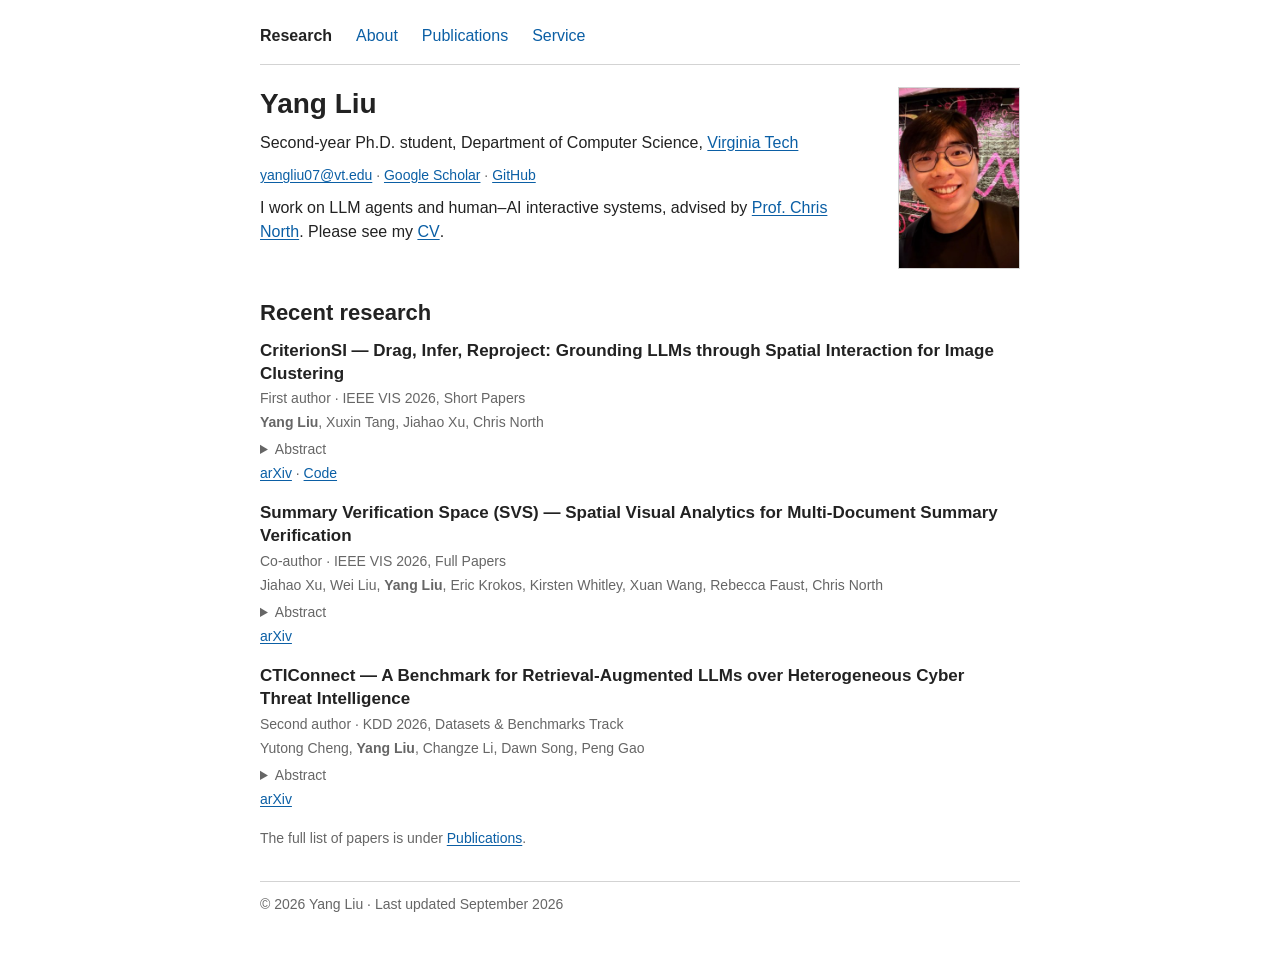
<file: index.html>
<!DOCTYPE html>
<html lang="en">
<head>
  <meta charset="utf-8">
  <meta name="viewport" content="width=device-width, initial-scale=1">
  <title>Yang Liu</title>
  <meta name="description" content="Yang Liu is a second-year Ph.D. student in Computer Science at Virginia Tech working on LLM agents and human–AI interactive systems.">
  <meta name="theme-color" content="#ffffff" media="(prefers-color-scheme: light)">
  <meta name="theme-color" content="#141414" media="(prefers-color-scheme: dark)">
  <meta property="og:type" content="website">
  <meta property="og:title" content="Yang Liu">
  <meta property="og:description" content="Yang Liu is a second-year Ph.D. student in Computer Science at Virginia Tech working on LLM agents and human–AI interactive systems.">
  <meta property="og:image" content="https://4c79.github.io/4C79/assets/photo.jpg">
  <meta property="og:url" content="https://4c79.github.io/4C79/">
  <meta name="twitter:card" content="summary">
  <link rel="icon" href="data:image/svg+xml,%3Csvg xmlns='http://www.w3.org/2000/svg' viewBox='0 0 32 32'%3E%3Crect width='32' height='32' fill='%230b5fa5'/%3E%3Ctext x='16' y='23' text-anchor='middle' font-family='Helvetica,Arial,sans-serif' font-weight='bold' font-size='20' fill='%23fff'%3EY%3C/text%3E%3C/svg%3E">
  <link rel="stylesheet" href="style.css">
</head>
<body>
  <a class="skip" href="#main">Skip to content</a>
  <header>
    <nav aria-label="Primary">
      <ul role="list">
      <li><a href="index.html" aria-current="page">Research</a></li>
      <li><a href="about.html">About</a></li>
      <li><a href="publications.html">Publications</a></li>
      <li><a href="service.html">Service</a></li>
      </ul>
    </nav>
  </header>

  <main id="main" tabindex="-1">
    <section class="head" aria-label="Introduction">
      <div class="head-text">
        <h1>Yang Liu</h1>
        <p>Second-year Ph.D. student, Department of Computer Science, <a href="https://www.vt.edu/">Virginia Tech</a></p>
        <p class="links"><a href="mailto:yangliu07@vt.edu">yangliu07@vt.edu</a> · <a href="https://scholar.google.com/citations?user=cbDQeWQAAAAJ&hl=en">Google Scholar</a> · <a href="https://github.com/4C79">GitHub</a></p>
        <p>I work on LLM agents and human–AI interactive systems, advised by <a href="https://people.cs.vt.edu/north/">Prof. Chris North</a>. Please see my <a href="assets/cv.pdf">CV<span class="sr-only"> (PDF) for detail</span></a>.</p>
      </div>
      <img class="photo" src="assets/photo.jpg" alt="Portrait of Yang Liu" width="280" height="420">
    </section>

    <section aria-labelledby="recent">
      <h2 id="recent">Recent research</h2>

      <ul class="entries" role="list">
      <li class="entry">
        <h3>CriterionSI — Drag, Infer, Reproject: Grounding LLMs through Spatial Interaction for Image Clustering</h3>
        <p class="meta">First author · IEEE VIS 2026, Short Papers</p>
        <p class="authors"><strong>Yang Liu</strong>, Xuxin Tang, Jiahao Xu, Chris North</p>
        <details>
          <summary>Abstract</summary>
          <p>Users' clustering criterion (e.g., action, location, mood) often emerges gradually through interaction rather than being clear at the outset. CriterionSI (Criterion-guided Semantic Interaction) uses an LLM to infer and refine the user's clustering criterion from sequential drag interactions, grounds it in human feedback rather than fixed priors, and combines the inferred criterion with local drags to guide global reprojection of the image layout. Simulation-based evaluation and a usage scenario show it discovers the target criterion from a small number of interactions and progressively produces criterion-aligned clustering layouts.</p>
        </details>
        <p class="links"><a href="https://arxiv.org/abs/2606.28517">arXiv</a> · <a href="https://github.com/4C79/CriterionSI">Code</a></p>
      </li>

      <li class="entry">
        <h3>Summary Verification Space (SVS) — Spatial Visual Analytics for Multi-Document Summary Verification</h3>
        <p class="meta">Co-author · IEEE VIS 2026, Full Papers</p>
        <p class="authors">Jiahao Xu, Wei Liu, <strong>Yang Liu</strong>, Eric Krokos, Kirsten Whitley, Xuan Wang, Rebecca Faust, Chris North</p>
        <details>
          <summary>Abstract</summary>
          <p>LLMs increasingly summarize collections of documents, but checking whether each summary statement is grounded in the sources is hard when evidence is scattered, incomplete, or conflicting. SVS is a visual analytics system for verifying multi-document summaries through spatial document organization and coordinated provenance visualization, investigating summary-guided and source-guided 2-D canvas layouts for scalable verification.</p>
        </details>
        <p class="links"><a href="https://arxiv.org/abs/2607.28853">arXiv</a></p>
      </li>

      <li class="entry">
        <h3>CTIConnect — A Benchmark for Retrieval-Augmented LLMs over Heterogeneous Cyber Threat Intelligence</h3>
        <p class="meta">Second author · KDD 2026, Datasets &amp; Benchmarks Track</p>
        <p class="authors">Yutong Cheng, <strong>Yang Liu</strong>, Changze Li, Dawn Song, Peng Gao</p>
        <details>
          <summary>Abstract</summary>
          <p>A benchmark for evaluating retrieval-augmented LLMs across the cyber threat intelligence task landscape: 1,860 expert-verified QA pairs over nine tasks, built on a unified environment that integrates five heterogeneous CTI sources (CVE, CWE, CAPEC, MITRE ATT&amp;CK, and unstructured threat reports). Experiments on ten state-of-the-art LLMs show that the retrieval bottleneck shifts by task and that domain-specific retrieval strategies outperform generic retrieve-then-rerank and IRCoT.</p>
        </details>
        <p class="links"><a href="https://arxiv.org/abs/2510.11974">arXiv</a></p>
      </li>
      </ul>

      <p class="meta">The full list of papers is under <a href="publications.html">Publications</a>.</p>
    </section>
  </main>

  <footer>
    <p>© 2026 Yang Liu · Last updated September 2026</p>
  </footer>
</body>
</html>
</file>
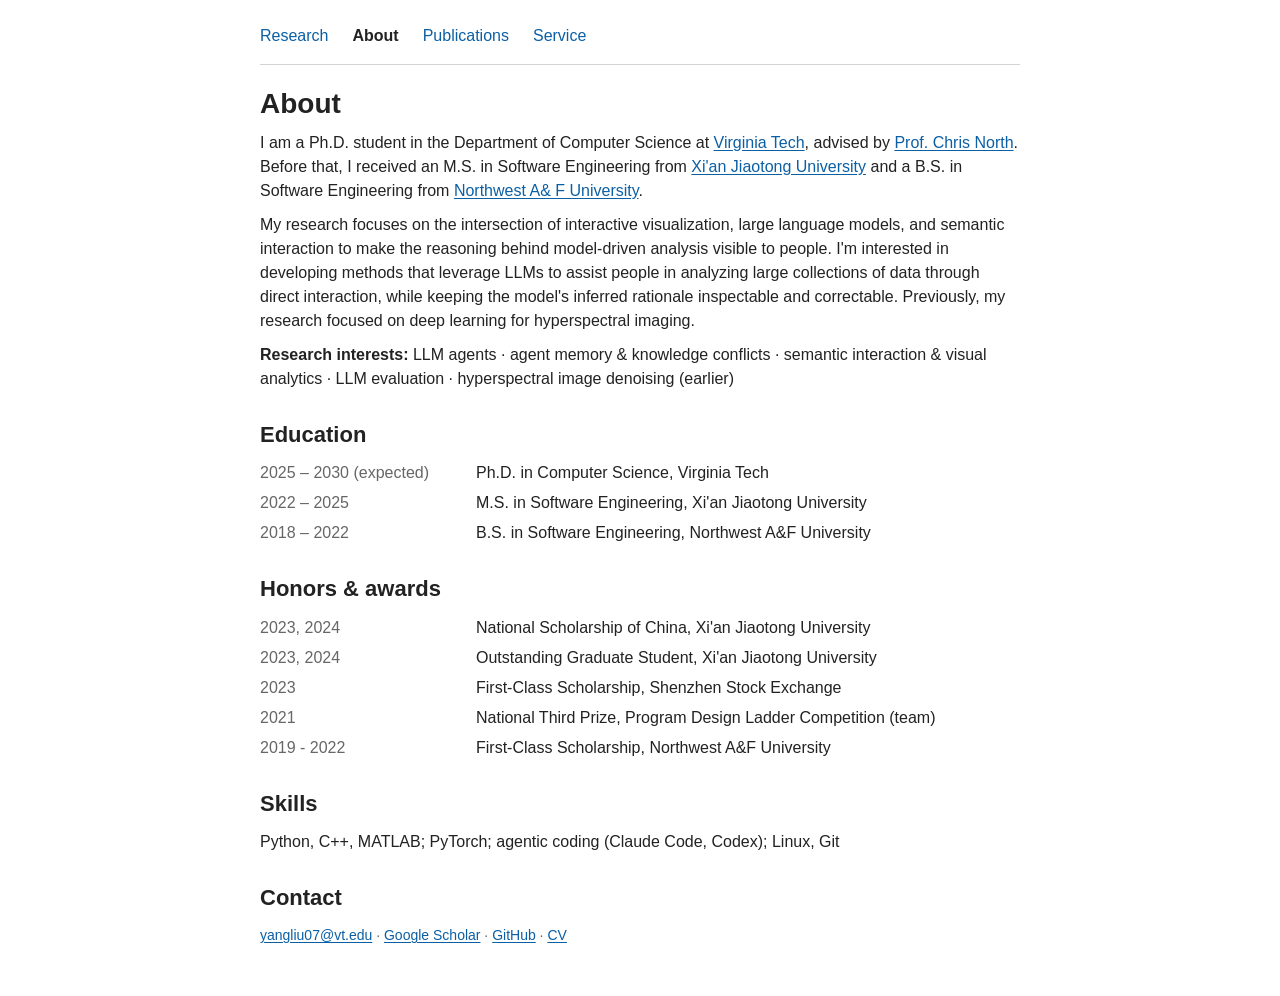
<file: about.html>
<!DOCTYPE html>
<html lang="en">
<head>
  <meta charset="utf-8">
  <meta name="viewport" content="width=device-width, initial-scale=1">
  <title>About — Yang Liu</title>
  <meta name="description" content="About Yang Liu: bio, education, honors, skills, and contact.">
  <meta name="theme-color" content="#ffffff" media="(prefers-color-scheme: light)">
  <meta name="theme-color" content="#141414" media="(prefers-color-scheme: dark)">
  <meta property="og:type" content="website">
  <meta property="og:title" content="About — Yang Liu">
  <meta property="og:description" content="About Yang Liu: bio, education, honors, skills, and contact.">
  <meta property="og:image" content="https://4c79.github.io/4C79/assets/photo.jpg">
  <meta property="og:url" content="https://4c79.github.io/4C79/about.html">
  <meta name="twitter:card" content="summary">
  <link rel="icon" href="data:image/svg+xml,%3Csvg xmlns='http://www.w3.org/2000/svg' viewBox='0 0 32 32'%3E%3Crect width='32' height='32' fill='%230b5fa5'/%3E%3Ctext x='16' y='23' text-anchor='middle' font-family='Helvetica,Arial,sans-serif' font-weight='bold' font-size='20' fill='%23fff'%3EY%3C/text%3E%3C/svg%3E">
  <link rel="stylesheet" href="style.css">
</head>
<body>
  <a class="skip" href="#main">Skip to content</a>
  <header>
    <nav aria-label="Primary">
      <ul role="list">
      <li><a href="index.html">Research</a></li>
      <li><a href="about.html" aria-current="page">About</a></li>
      <li><a href="publications.html">Publications</a></li>
      <li><a href="service.html">Service</a></li>
      </ul>
    </nav>
  </header>

  <main id="main" tabindex="-1">
    <h1>About</h1>
    <p>I am a Ph.D. student in the Department of Computer Science at <a href="https://www.vt.edu/">Virginia Tech</a>, advised by <a href="https://people.cs.vt.edu/north/">Prof. Chris North</a>. Before that, I received an M.S. in Software Engineering from <a href="http://en.xjtu.edu.cn/">Xi'an Jiaotong University</a> and a B.S. in Software Engineering from <a href="https://en.nwafu.edu.cn/">Northwest A&amp; F University</a>.</p>
    <p>My research focuses on the intersection of interactive visualization, large language models, and semantic interaction to make the reasoning behind model-driven analysis visible to people. I'm interested in developing methods that leverage LLMs to assist people in analyzing large collections of data through direct interaction, while keeping the model's inferred rationale inspectable and correctable. Previously, my research focused on deep learning for hyperspectral imaging.</p>
    <p><strong>Research interests:</strong> LLM agents · agent memory &amp; knowledge conflicts · semantic interaction &amp; visual analytics · LLM evaluation · hyperspectral image denoising (earlier)</p>

    <section aria-labelledby="edu">
      <h2 id="edu">Education</h2>
      <dl>
        <dt>2025 – 2030 (expected)</dt><dd>Ph.D. in Computer Science, Virginia Tech</dd>
        <dt>2022 – 2025</dt><dd>M.S. in Software Engineering, Xi'an Jiaotong University</dd>
        <dt>2018 – 2022</dt><dd>B.S. in Software Engineering, Northwest A&amp;F University</dd>
      </dl>
    </section>

    <section aria-labelledby="honors">
      <h2 id="honors">Honors &amp; awards</h2>
      <dl>
        <dt>2023, 2024</dt><dd>National Scholarship of China, Xi'an Jiaotong University</dd>
        <dt>2023, 2024</dt><dd>Outstanding Graduate Student, Xi'an Jiaotong University</dd>
        <dt>2023</dt><dd>First-Class Scholarship, Shenzhen Stock Exchange</dd>
        <dt>2021</dt><dd>National Third Prize, Program Design Ladder Competition (team)</dd>
        <dt>2019 - 2022</dt><dd>First-Class Scholarship, Northwest A&amp;F University </dd>
      </dl>
    </section>

    <section aria-labelledby="skills">
      <h2 id="skills">Skills</h2>
      <p>Python, C++, MATLAB; PyTorch; agentic coding (Claude Code, Codex); Linux, Git</p>
    </section>

    <section aria-labelledby="contact">
      <h2 id="contact">Contact</h2>
      <p class="links"><a href="mailto:yangliu07@vt.edu">yangliu07@vt.edu</a> · <a href="https://scholar.google.com/citations?user=cbDQeWQAAAAJ&hl=en">Google Scholar</a> · <a href="https://github.com/4C79">GitHub</a> · <a href="assets/cv.pdf">CV<span class="sr-only"> (PDF)</span></a></p>
    </section>
  </main>
  
</body>
</html>
</file>
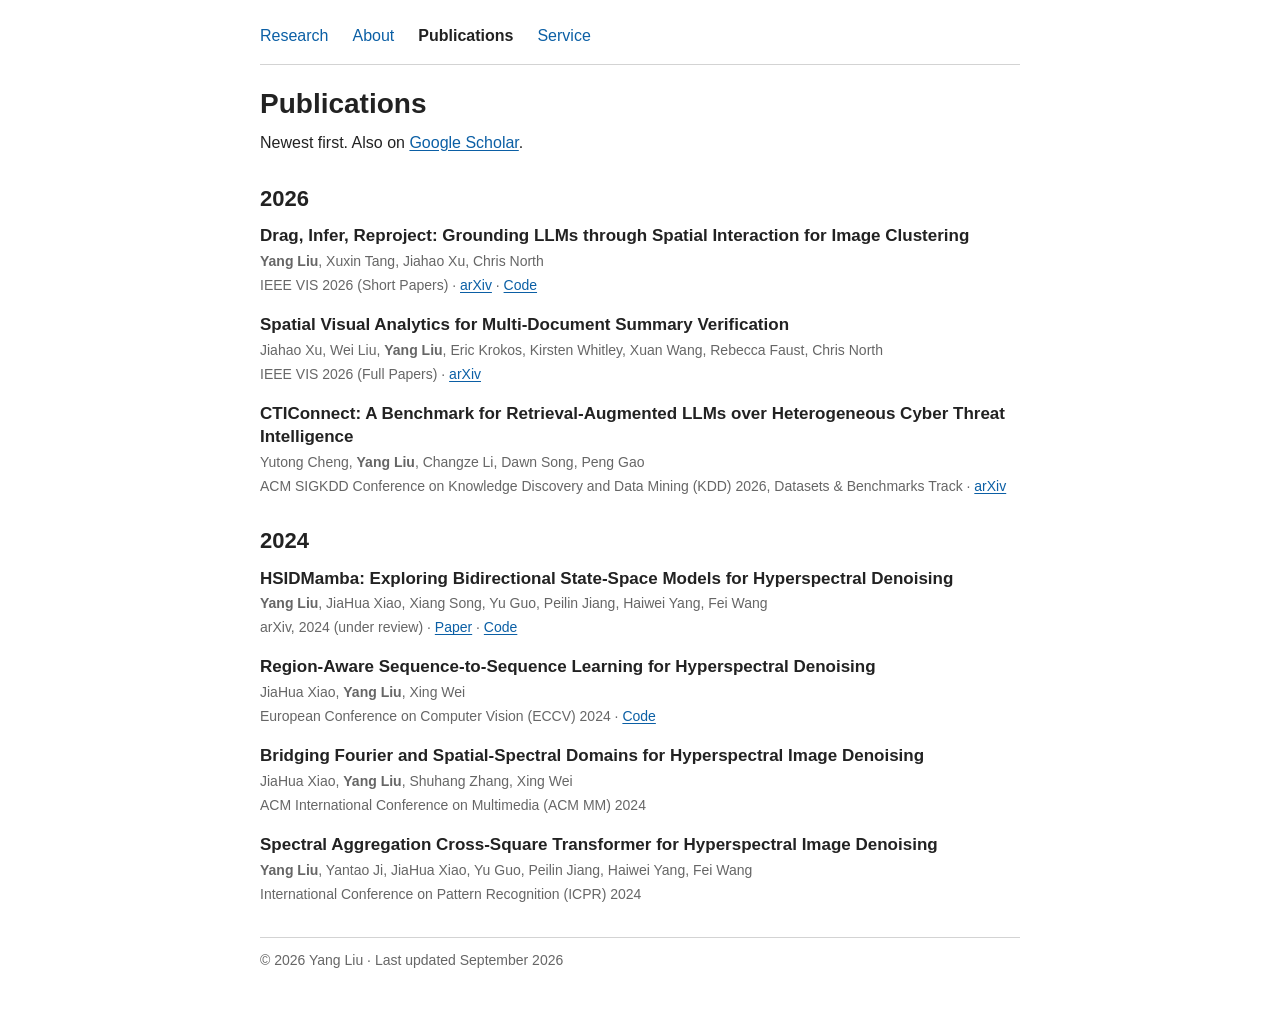
<file: publications.html>
<!DOCTYPE html>
<html lang="en">
<head>
  <meta charset="utf-8">
  <meta name="viewport" content="width=device-width, initial-scale=1">
  <title>Publications — Yang Liu</title>
  <meta name="description" content="Publications by Yang Liu, Ph.D. student in Computer Science at Virginia Tech.">
  <meta name="theme-color" content="#ffffff" media="(prefers-color-scheme: light)">
  <meta name="theme-color" content="#141414" media="(prefers-color-scheme: dark)">
  <meta property="og:type" content="website">
  <meta property="og:title" content="Publications — Yang Liu">
  <meta property="og:description" content="Publications by Yang Liu, Ph.D. student in Computer Science at Virginia Tech.">
  <meta property="og:image" content="https://4c79.github.io/4C79/assets/photo.jpg">
  <meta property="og:url" content="https://4c79.github.io/4C79/publications.html">
  <meta name="twitter:card" content="summary">
  <link rel="icon" href="data:image/svg+xml,%3Csvg xmlns='http://www.w3.org/2000/svg' viewBox='0 0 32 32'%3E%3Crect width='32' height='32' fill='%230b5fa5'/%3E%3Ctext x='16' y='23' text-anchor='middle' font-family='Helvetica,Arial,sans-serif' font-weight='bold' font-size='20' fill='%23fff'%3EY%3C/text%3E%3C/svg%3E">
  <link rel="stylesheet" href="style.css">
</head>
<body>
  <a class="skip" href="#main">Skip to content</a>
  <header>
    <nav aria-label="Primary">
      <ul role="list">
      <li><a href="index.html">Research</a></li>
      <li><a href="about.html">About</a></li>
      <li><a href="publications.html" aria-current="page">Publications</a></li>
      <li><a href="service.html">Service</a></li>
      </ul>
    </nav>
  </header>

  <main id="main" tabindex="-1">
    <h1>Publications</h1>
    <p>Newest first. Also on <a href="https://scholar.google.com/citations?user=cbDQeWQAAAAJ&hl=en">Google Scholar</a>.</p>

    <section aria-labelledby="y2026">
      <h2 id="y2026">2026</h2>
      <ul class="entries" role="list">
      <li class="entry">
        <h3>Drag, Infer, Reproject: Grounding LLMs through Spatial Interaction for Image Clustering</h3>
        <p class="authors"><strong>Yang Liu</strong>, Xuxin Tang, Jiahao Xu, Chris North</p>
        <p class="meta">IEEE VIS 2026 (Short Papers) · <a href="https://arxiv.org/abs/2606.28517">arXiv</a> · <a href="https://github.com/4C79/CriterionSI">Code</a></p>
      </li>
      <li class="entry">
        <h3>Spatial Visual Analytics for Multi-Document Summary Verification</h3>
        <p class="authors">Jiahao Xu, Wei Liu, <strong>Yang Liu</strong>, Eric Krokos, Kirsten Whitley, Xuan Wang, Rebecca Faust, Chris North</p>
        <p class="meta">IEEE VIS 2026 (Full Papers) · <a href="https://arxiv.org/abs/2607.28853">arXiv</a></p>
      </li>
      <li class="entry">
        <h3>CTIConnect: A Benchmark for Retrieval-Augmented LLMs over Heterogeneous Cyber Threat Intelligence</h3>
        <p class="authors">Yutong Cheng, <strong>Yang Liu</strong>, Changze Li, Dawn Song, Peng Gao</p>
        <p class="meta">ACM SIGKDD Conference on Knowledge Discovery and Data Mining (KDD) 2026, Datasets &amp; Benchmarks Track · <a href="https://arxiv.org/abs/2510.11974">arXiv</a></p>
      </li>
      </ul>
    </section>

    <section aria-labelledby="y2024">
      <h2 id="y2024">2024</h2>
      <ul class="entries" role="list">
      <li class="entry">
        <h3>HSIDMamba: Exploring Bidirectional State-Space Models for Hyperspectral Denoising</h3>
        <p class="authors"><strong>Yang Liu</strong>, JiaHua Xiao, Xiang Song, Yu Guo, Peilin Jiang, Haiwei Yang, Fei Wang</p>
        <p class="meta">arXiv, 2024 (under review) · <a href="https://arxiv.org/abs/2404.09697">Paper</a> · <a href="https://github.com/4C79/HSID">Code</a></p>
      </li>
      <li class="entry">
        <h3>Region-Aware Sequence-to-Sequence Learning for Hyperspectral Denoising</h3>
        <p class="authors">JiaHua Xiao, <strong>Yang Liu</strong>, Xing Wei</p>
        <p class="meta">European Conference on Computer Vision (ECCV) 2024 · <a href="https://github.com/MIV-XJTU/RAS2S">Code</a></p>
      </li>
      <li class="entry">
        <h3>Bridging Fourier and Spatial-Spectral Domains for Hyperspectral Image Denoising</h3>
        <p class="authors">JiaHua Xiao, <strong>Yang Liu</strong>, Shuhang Zhang, Xing Wei</p>
        <p class="meta">ACM International Conference on Multimedia (ACM MM) 2024</p>
      </li>
      <li class="entry">
        <h3>Spectral Aggregation Cross-Square Transformer for Hyperspectral Image Denoising</h3>
        <p class="authors"><strong>Yang Liu</strong>, Yantao Ji, JiaHua Xiao, Yu Guo, Peilin Jiang, Haiwei Yang, Fei Wang</p>
        <p class="meta">International Conference on Pattern Recognition (ICPR) 2024</p>
      </li>
      </ul>
    </section>

  </main>

  <footer>
    <p>© 2026 Yang Liu · Last updated September 2026</p>
  </footer>
</body>
</html>
</file>
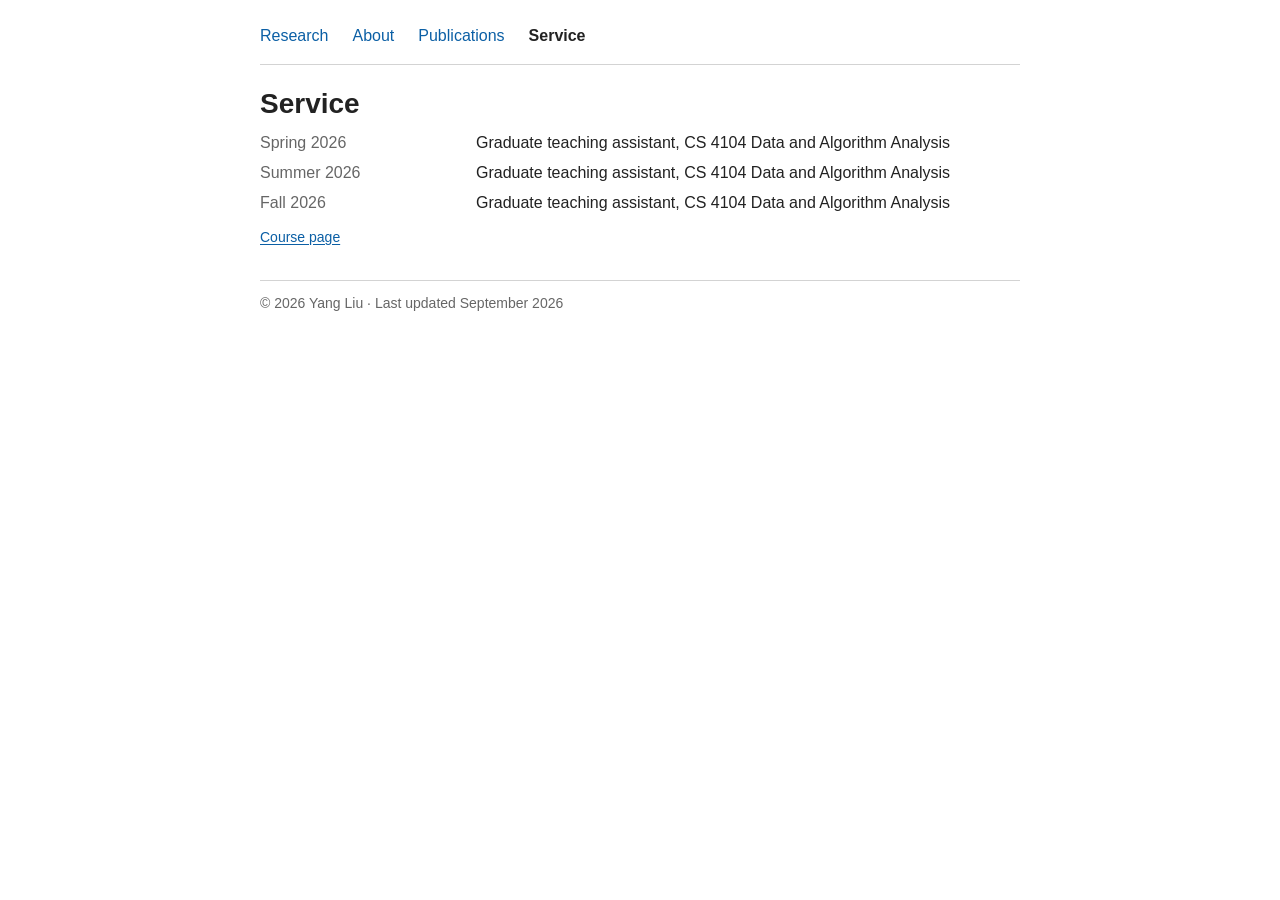
<file: service.html>
<!DOCTYPE html>
<html lang="en">
<head>
  <meta charset="utf-8">
  <meta name="viewport" content="width=device-width, initial-scale=1">
  <title>Service — Yang Liu</title>
  <meta name="description" content="Academic service by Yang Liu, Ph.D. student in Computer Science at Virginia Tech.">
  <meta name="theme-color" content="#ffffff" media="(prefers-color-scheme: light)">
  <meta name="theme-color" content="#141414" media="(prefers-color-scheme: dark)">
  <meta property="og:type" content="website">
  <meta property="og:title" content="Service — Yang Liu">
  <meta property="og:description" content="Academic service by Yang Liu, Ph.D. student in Computer Science at Virginia Tech.">
  <meta property="og:image" content="https://4c79.github.io/4C79/assets/photo.jpg">
  <meta property="og:url" content="https://4c79.github.io/4C79/service.html">
  <meta name="twitter:card" content="summary">
  <link rel="icon" href="data:image/svg+xml,%3Csvg xmlns='http://www.w3.org/2000/svg' viewBox='0 0 32 32'%3E%3Crect width='32' height='32' fill='%230b5fa5'/%3E%3Ctext x='16' y='23' text-anchor='middle' font-family='Helvetica,Arial,sans-serif' font-weight='bold' font-size='20' fill='%23fff'%3EY%3C/text%3E%3C/svg%3E">
  <link rel="stylesheet" href="style.css">
</head>
<body>
  <a class="skip" href="#main">Skip to content</a>
  <header>
    <nav aria-label="Primary">
      <ul role="list">
      <li><a href="index.html">Research</a></li>
      <li><a href="about.html">About</a></li>
      <li><a href="publications.html">Publications</a></li>
      <li><a href="service.html" aria-current="page">Service</a></li>
      </ul>
    </nav>
  </header>

  <main id="main" tabindex="-1">
    <h1>Service</h1>
    <dl>
        <dt>Spring 2026</dt><dd>Graduate teaching assistant, CS 4104 Data and Algorithm Analysis</dd>
        <dt>Summer 2026</dt><dd>Graduate teaching assistant, CS 4104 Data and Algorithm Analysis</dd>
        <dt>Fall 2026</dt><dd>Graduate teaching assistant, CS 4104 Data and Algorithm Analysis</dd>
      </dl>
      <p class="links"><a href="https://courses.cs.vt.edu/cs4104/">Course page</a></p>
  </main>

  <footer>
    <p>© 2026 Yang Liu · Last updated September 2026</p>
  </footer>
</body>
</html>
</file>
<file: style.css>
/* Yang Liu — plain personal site.
   One sans-serif family. Hierarchy by size (and bold); bold is the only
   emphasis. Blue links, one gray for secondary text, a thin rule under the
   nav and one above the footer. Nothing else. */

:root {
  color-scheme: light dark;
  --bg: #fff;
  --fg: #222;
  --muted: #666;
  --link: #0b5fa5;
  --rule: rgba(128, 128, 128, .35);
}

@media (prefers-color-scheme: dark) {
  :root {
    --bg: #141414;
    --fg: #ddd;
    --muted: #999;
    --link: #6fb0ea;
  }

}

html {
  background: var(--bg);
  -webkit-text-size-adjust: 100%;
}

body {
  max-width: 760px;
  margin: 0 auto;
  padding: 20px 20px 40px;
  background: var(--bg);
  color: var(--fg);
  font-family: "Helvetica Neue", Helvetica, Arial, sans-serif;
  font-size: 16px;
  line-height: 1.5;
}

img {
  max-width: 100%;
  height: auto;
}

a {
  color: var(--link);
  text-decoration: underline;
  text-underline-offset: 2px;
}

:focus-visible {
  outline: 2px solid var(--link);
  outline-offset: 2px;
}

main:focus:not(:focus-visible) {
  outline: none;
}

p {
  margin: 0 0 10px;
}

/* Five sizes: 28 name/page title, 22 section, 17 entry title, 16 body, 14 small. */

h1 {
  font-size: 28px;
  font-weight: 700;
  line-height: 1.2;
  margin: 0 0 10px;
}

h2 {
  font-size: 22px;
  font-weight: 700;
  line-height: 1.3;
  margin: 30px 0 12px;
}

/* An entry's title is whatever heading it contains (h2 on Service, h3 under a
   section on the home page); it is always set at entry size. */

h3,
.entry h2 {
  font-size: 17px;
  font-weight: 700;
  line-height: 1.35;
  margin: 0;
}

/* Secondary text: authors, venue, role tag, dates, link rows, footer. */

.meta,
.authors,
.links,
footer {
  font-size: 14px;
  color: var(--muted);
}

.muted {
  color: var(--muted);
}

/* Navigation: a row of text links over a thin rule, current page in bold. */

nav ul {
  list-style: none;
  margin: 0;
  padding: 0 0 12px;
  border-bottom: 1px solid var(--rule);
  display: flex;
  flex-wrap: wrap;
  gap: 2px 24px;
}

nav a {
  display: inline-block;
  padding: 4px 0;
  text-decoration: none;
}

nav a:hover {
  text-decoration: underline;
}

nav a[aria-current="page"] {
  color: var(--fg);
  font-weight: 700;
}

main {
  padding-top: 22px;
}

/* Identity header on the home page: text left, photo in its own column right. */

.head {
  display: flex;
  align-items: flex-start;
  gap: 28px;
}

.head-text {
  flex: 1;
  min-width: 0;
}

.photo {
  flex: none;
  width: 120px;
  height: 180px;
  border: 1px solid var(--rule);
}

/* Descriptions are collapsed; the summary is the button that opens them. */

details {
  margin-top: 6px;
}

summary {
  font-size: 14px;
  color: var(--muted);
  cursor: pointer;
  width: fit-content;
}

summary:hover {
  color: var(--link);
}

/* Entries: a plain list; bold title, gray meta lines, description, gray link row. */

.entries {
  list-style: none;
  margin: 0;
  padding: 0;
}

h1 + .entries,
h1 + p + .entries {
  margin-top: 18px;
}

.entry {
  margin: 0 0 18px;
}

.entry p {
  margin: 6px 0 0;
}

.entry .meta,
.entry .authors,
.entry .links {
  margin-top: 3px;
}


/* Definition rows on the About page: dates left, text right. */

dl {
  margin: 0 0 12px;
  display: grid;
  grid-template-columns: 12em 1fr;
  gap: 6px 24px;
}

dt {
  color: var(--muted);
}

dd {
  margin: 0;
}

footer {
  margin-top: 32px;
  padding-top: 12px;
  border-top: 1px solid var(--rule);
}

footer p {
  margin: 0;
}

.skip {
  position: absolute;
  left: -100vw;
  top: 8px;
  padding: 4px 8px;
  background: var(--bg);
}

.skip:focus {
  left: 8px;
}

.sr-only {
  position: absolute;
  width: 1px;
  height: 1px;
  overflow: hidden;
  clip: rect(0 0 0 0);
  white-space: nowrap;
}

@media (max-width: 480px) {
  body {
    padding: 14px 16px 32px;
  }

  /* Photo above the name, so the role line keeps the full column width. */
  .head {
    flex-direction: column-reverse;
    gap: 12px;
  }

  .photo {
    width: 90px;
    height: 135px;
  }

  dl {
    grid-template-columns: 1fr;
    gap: 0;
  }

  dd {
    margin-bottom: 8px;
  }
}

@media print {
  .skip,
  nav {
    display: none;
  }

  .entry {
    break-inside: avoid;
  }
}
</file>
